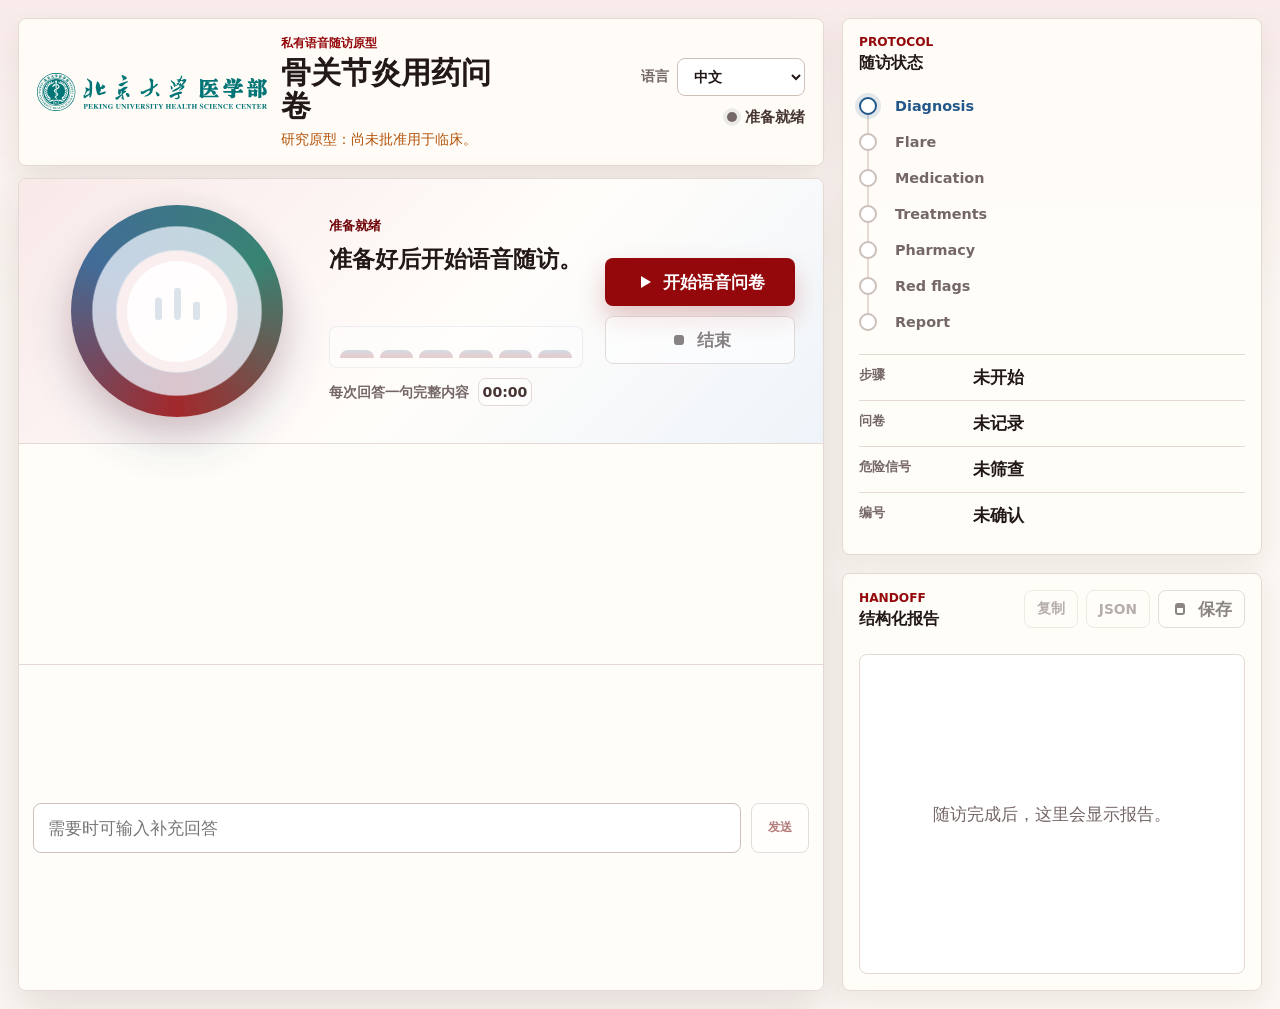
<file: static/index.html>
<!doctype html>
<html lang="zh-CN">
  <head>
    <meta charset="utf-8" />
    <meta name="viewport" content="width=device-width, initial-scale=1" />
    <title>OA Questionnaire Voice Assistant v0.9.5</title>
    <link rel="stylesheet" href="/static/styles.css" />
  </head>
  <body>
    <main class="app-shell">
      <section class="assistant-workspace" aria-label="OA Questionnaire Voice Assistant">
        <header class="app-header">
          <div class="brand-block">
            <img class="brand-logo" src="/static/assets/bjmu-logo.svg" alt="北京大学医学部" />
            <div class="brand-copy">
              <p id="eyebrowText" class="eyebrow">私有语音随访原型</p>
              <h1 id="appTitle">骨关节炎用药问卷</h1>
              <p id="disclaimerText" class="disclaimer">研究原型：尚未批准用于临床。</p>
            </div>
          </div>
          <div class="topbar-controls">
            <label class="language-control" for="languageSelect">
              <span id="languageLabel">语言</span>
              <select id="languageSelect">
                <option value="zh-CN" selected>中文</option>
                <option value="en">English</option>
              </select>
            </label>
            <div class="session-status" aria-live="polite">
              <span id="statusDot" class="status-dot idle"></span>
              <span id="statusText">准备就绪</span>
            </div>
          </div>
        </header>

        <section class="call-panel" aria-label="Voice check-in">
          <div class="call-stage">
            <div class="assistant-presence" aria-hidden="true">
              <div id="orb" class="voice-orb idle">
                <span class="orb-core"></span>
                <span class="wave wave-a"></span>
                <span class="wave wave-b"></span>
                <span class="wave wave-c"></span>
              </div>
            </div>
            <div class="call-copy">
              <p id="callModeLabel" class="call-mode-label">Ready</p>
              <p id="callHint" class="call-hint">准备好后开始语音随访。</p>
              <div id="voiceMeter" class="voice-meter" aria-hidden="true">
                <span></span>
                <span></span>
                <span></span>
                <span></span>
                <span></span>
                <span></span>
              </div>
              <div class="turn-status" aria-live="polite">
                <span id="turnStatusText">One answer per turn</span>
                <span id="recordingTimer">00:00</span>
              </div>
            </div>
            <div class="call-actions">
              <button id="startButton" class="primary-button call-button" type="button">
                <span class="button-icon start-icon" aria-hidden="true"></span>
                <span class="button-label">开始语音随访</span>
              </button>
              <button id="voiceButton" class="secondary-button" type="button" disabled>
                <span class="button-icon stop-icon" aria-hidden="true"></span>
                <span class="button-label">结束</span>
              </button>
            </div>
          </div>


          <div id="transcript" class="transcript" aria-live="polite"></div>

          <form id="messageForm" class="composer">
            <label class="sr-only" for="messageInput">回答</label>
            <input
              id="messageInput"
              type="text"
              autocomplete="off"
              placeholder="需要时可输入补充回答"
              aria-label="补充回答"
              disabled
            />
            <button id="sendButton" class="icon-button" type="submit" aria-label="发送补充回答" title="发送补充回答" disabled>
              <span aria-hidden="true">Send</span>
            </button>
          </form>
        </section>
      </section>

      <aside class="handoff-panel" aria-label="Check-in report and safety status">
        <section class="progress-block">
          <div class="section-heading">
            <p>Protocol</p>
            <h2 id="stateTitle">随访状态</h2>
          </div>
          <ol class="progress-rail" aria-label="Check-in progress">
            <li class="progress-item" data-step-key="diagnosis"><span></span><strong>Diagnosis</strong></li>
            <li class="progress-item" data-step-key="flare"><span></span><strong>Flare</strong></li>
            <li class="progress-item" data-step-key="medication"><span></span><strong>Medication</strong></li>
            <li class="progress-item" data-step-key="treatments"><span></span><strong>Treatments</strong></li>
            <li class="progress-item" data-step-key="pharmacy"><span></span><strong>Pharmacy</strong></li>
            <li class="progress-item" data-step-key="red_flags"><span></span><strong>Red flags</strong></li>
            <li class="progress-item" data-step-key="complete"><span></span><strong>Report</strong></li>
          </ol>
          <dl class="state-grid">
            <div>
              <dt id="stepLabel">步骤</dt>
              <dd id="stepValue">未开始</dd>
            </div>
            <div>
              <dt id="painLabel">问卷</dt>
              <dd id="painValue">未记录</dd>
            </div>
            <div>
              <dt id="redFlagLabel">危险信号</dt>
              <dd id="redFlagValue">未筛查</dd>
            </div>
            <div>
              <dt id="identityLabel">编号</dt>
              <dd id="identityValue">未确认</dd>
            </div>
          </dl>
        </section>

        <section class="report-block">
          <div class="report-header">
            <div class="section-heading">
              <p>Handoff</p>
              <h2 id="reportTitle">医生报告</h2>
            </div>
            <div class="report-actions">
              <button id="copyReportButton" class="ghost-button" type="button" disabled>Copy</button>
              <button id="reportToggleButton" class="ghost-button" type="button" disabled>JSON</button>
              <button id="saveReportButton" class="secondary-button save-button" type="button" disabled>
                <span class="button-icon save-icon" aria-hidden="true"></span>
                <span class="button-label">保存</span>
              </button>
            </div>
          </div>
          <div id="reportSummaryBand" class="report-summary-band" hidden></div>
          <div id="reportVisual" class="report-visual empty">随访完成后，这里会显示报告。</div>
          <pre id="reportOutput" class="report-output" hidden>随访完成后，这里会显示报告。</pre>
        </section>
      </aside>
    </main>

    <script src="/static/app.js"></script>
  </body>
</html>
</file>
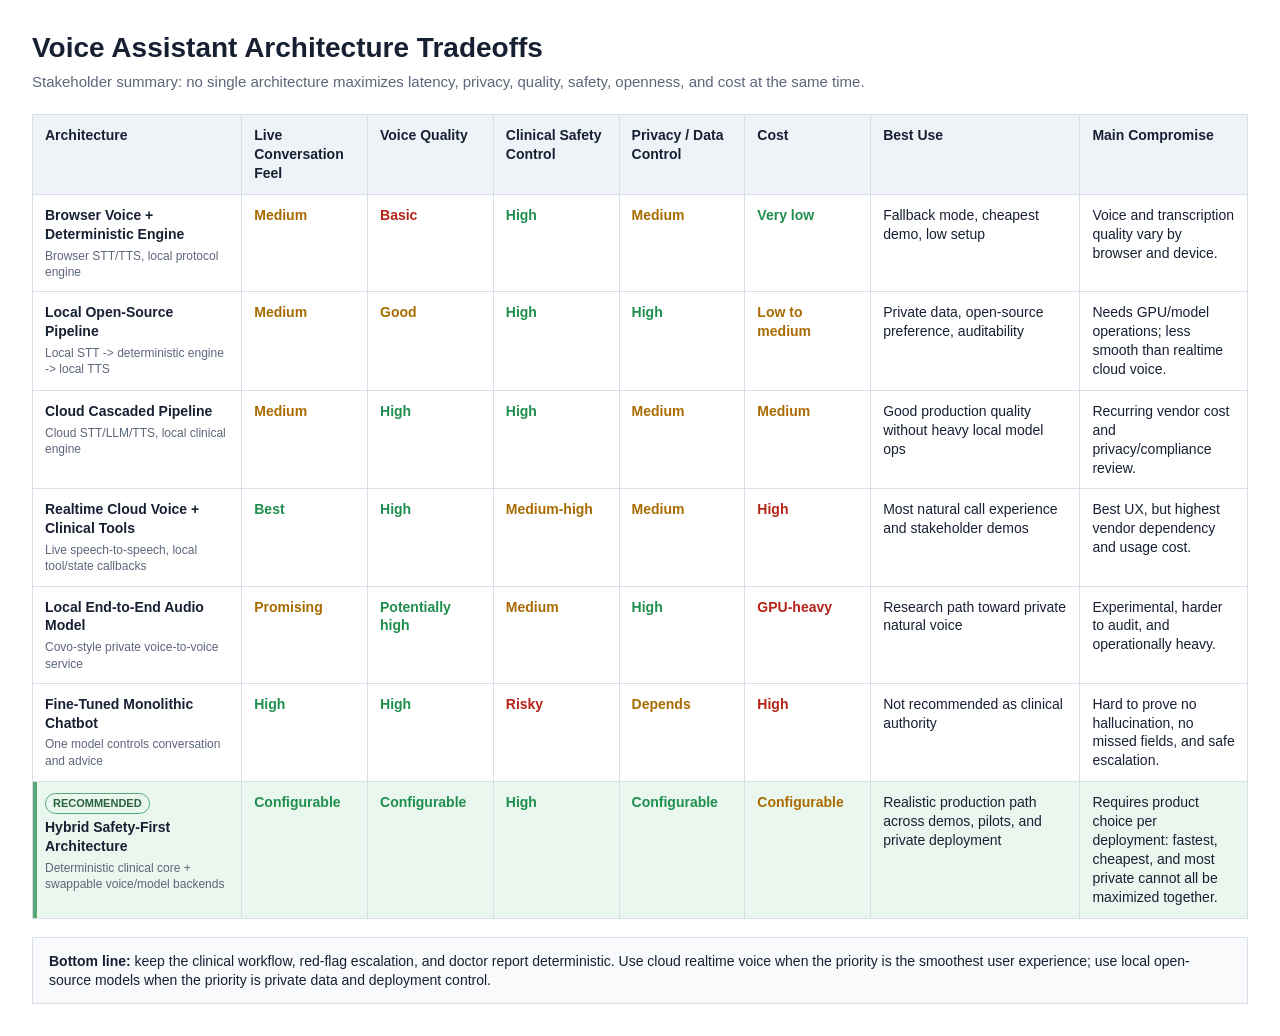
<file: architecture_tradeoff_table.html>
<!doctype html>
<html lang="en">
<head>
  <meta charset="utf-8">
  <meta name="viewport" content="width=device-width, initial-scale=1">
  <title>Voice Assistant Architecture Tradeoffs</title>
  <style>
    :root {
      color-scheme: light;
      --text: #172033;
      --muted: #5c667a;
      --border: #d8dde8;
      --header: #eef3f8;
      --recommended: #eaf7ef;
      --recommended-border: #59a873;
      --good: #1f8f4d;
      --medium: #a96b00;
      --poor: #b42318;
      --bg: #ffffff;
    }

    body {
      margin: 0;
      padding: 32px;
      background: var(--bg);
      color: var(--text);
      font-family: Arial, Helvetica, sans-serif;
      line-height: 1.35;
    }

    main {
      max-width: 1280px;
      margin: 0 auto;
    }

    h1 {
      margin: 0 0 8px;
      font-size: 28px;
      line-height: 1.15;
      letter-spacing: 0;
    }

    .subtitle {
      margin: 0 0 22px;
      color: var(--muted);
      font-size: 15px;
    }

    table {
      width: 100%;
      border-collapse: collapse;
      table-layout: fixed;
      border: 1px solid var(--border);
      font-size: 14px;
    }

    th,
    td {
      border: 1px solid var(--border);
      padding: 11px 12px;
      vertical-align: top;
    }

    th {
      background: var(--header);
      text-align: left;
      font-weight: 700;
    }

    th:nth-child(1) { width: 18%; }
    th:nth-child(2),
    th:nth-child(3),
    th:nth-child(4),
    th:nth-child(5),
    th:nth-child(6) { width: 10%; }
    th:nth-child(7) { width: 18%; }
    th:nth-child(8) { width: 14%; }

    .arch {
      font-weight: 700;
    }

    .detail {
      display: block;
      margin-top: 4px;
      color: var(--muted);
      font-size: 12px;
      font-weight: 400;
    }

    .score {
      display: inline-block;
      min-width: 72px;
      font-weight: 700;
    }

    .good { color: var(--good); }
    .medium { color: var(--medium); }
    .poor { color: var(--poor); }

    tr.recommended {
      background: var(--recommended);
      box-shadow: inset 4px 0 0 var(--recommended-border);
    }

    .tag {
      display: inline-block;
      margin-bottom: 4px;
      padding: 2px 7px;
      border: 1px solid var(--recommended-border);
      border-radius: 999px;
      color: #27623c;
      font-size: 11px;
      font-weight: 700;
      text-transform: uppercase;
    }

    .note {
      margin-top: 18px;
      padding: 14px 16px;
      border: 1px solid var(--border);
      background: #f8fafc;
      font-size: 14px;
    }

    @media print {
      body {
        padding: 12px;
      }

      table {
        font-size: 11px;
      }

      th,
      td {
        padding: 7px 8px;
      }

      .subtitle,
      .note {
        font-size: 12px;
      }
    }
  </style>
</head>
<body>
  <main>
    <h1>Voice Assistant Architecture Tradeoffs</h1>
    <p class="subtitle">
      Stakeholder summary: no single architecture maximizes latency, privacy, quality, safety, openness, and cost at the same time.
    </p>

    <table aria-label="Voice assistant architecture tradeoff table">
      <thead>
        <tr>
          <th>Architecture</th>
          <th>Live Conversation Feel</th>
          <th>Voice Quality</th>
          <th>Clinical Safety Control</th>
          <th>Privacy / Data Control</th>
          <th>Cost</th>
          <th>Best Use</th>
          <th>Main Compromise</th>
        </tr>
      </thead>
      <tbody>
        <tr>
          <td>
            <span class="arch">Browser Voice + Deterministic Engine</span>
            <span class="detail">Browser STT/TTS, local protocol engine</span>
          </td>
          <td><span class="score medium">Medium</span></td>
          <td><span class="score poor">Basic</span></td>
          <td><span class="score good">High</span></td>
          <td><span class="score medium">Medium</span></td>
          <td><span class="score good">Very low</span></td>
          <td>Fallback mode, cheapest demo, low setup</td>
          <td>Voice and transcription quality vary by browser and device.</td>
        </tr>

        <tr>
          <td>
            <span class="arch">Local Open-Source Pipeline</span>
            <span class="detail">Local STT -> deterministic engine -> local TTS</span>
          </td>
          <td><span class="score medium">Medium</span></td>
          <td><span class="score medium">Good</span></td>
          <td><span class="score good">High</span></td>
          <td><span class="score good">High</span></td>
          <td><span class="score medium">Low to medium</span></td>
          <td>Private data, open-source preference, auditability</td>
          <td>Needs GPU/model operations; less smooth than realtime cloud voice.</td>
        </tr>

        <tr>
          <td>
            <span class="arch">Cloud Cascaded Pipeline</span>
            <span class="detail">Cloud STT/LLM/TTS, local clinical engine</span>
          </td>
          <td><span class="score medium">Medium</span></td>
          <td><span class="score good">High</span></td>
          <td><span class="score good">High</span></td>
          <td><span class="score medium">Medium</span></td>
          <td><span class="score medium">Medium</span></td>
          <td>Good production quality without heavy local model ops</td>
          <td>Recurring vendor cost and privacy/compliance review.</td>
        </tr>

        <tr>
          <td>
            <span class="arch">Realtime Cloud Voice + Clinical Tools</span>
            <span class="detail">Live speech-to-speech, local tool/state callbacks</span>
          </td>
          <td><span class="score good">Best</span></td>
          <td><span class="score good">High</span></td>
          <td><span class="score medium">Medium-high</span></td>
          <td><span class="score medium">Medium</span></td>
          <td><span class="score poor">High</span></td>
          <td>Most natural call experience and stakeholder demos</td>
          <td>Best UX, but highest vendor dependency and usage cost.</td>
        </tr>

        <tr>
          <td>
            <span class="arch">Local End-to-End Audio Model</span>
            <span class="detail">Covo-style private voice-to-voice service</span>
          </td>
          <td><span class="score medium">Promising</span></td>
          <td><span class="score good">Potentially high</span></td>
          <td><span class="score medium">Medium</span></td>
          <td><span class="score good">High</span></td>
          <td><span class="score poor">GPU-heavy</span></td>
          <td>Research path toward private natural voice</td>
          <td>Experimental, harder to audit, and operationally heavy.</td>
        </tr>

        <tr>
          <td>
            <span class="arch">Fine-Tuned Monolithic Chatbot</span>
            <span class="detail">One model controls conversation and advice</span>
          </td>
          <td><span class="score good">High</span></td>
          <td><span class="score good">High</span></td>
          <td><span class="score poor">Risky</span></td>
          <td><span class="score medium">Depends</span></td>
          <td><span class="score poor">High</span></td>
          <td>Not recommended as clinical authority</td>
          <td>Hard to prove no hallucination, no missed fields, and safe escalation.</td>
        </tr>

        <tr class="recommended">
          <td>
            <span class="tag">Recommended</span><br>
            <span class="arch">Hybrid Safety-First Architecture</span>
            <span class="detail">Deterministic clinical core + swappable voice/model backends</span>
          </td>
          <td><span class="score good">Configurable</span></td>
          <td><span class="score good">Configurable</span></td>
          <td><span class="score good">High</span></td>
          <td><span class="score good">Configurable</span></td>
          <td><span class="score medium">Configurable</span></td>
          <td>Realistic production path across demos, pilots, and private deployment</td>
          <td>Requires product choice per deployment: fastest, cheapest, and most private cannot all be maximized together.</td>
        </tr>
      </tbody>
    </table>

    <div class="note">
      <strong>Bottom line:</strong> keep the clinical workflow, red-flag escalation, and doctor report deterministic. Use cloud realtime voice when the priority is the smoothest user experience; use local open-source models when the priority is private data and deployment control.
    </div>
  </main>
</body>
</html>
</file>
<file: static/styles.css>
:root {
  color-scheme: light;
  --pku-red: #94070a;
  --pku-red-dark: #6f0508;
  --pku-red-soft: #f8e8e8;
  --pku-red-line: #e2b9ba;
  --medical-blue: #235789;
  --medical-blue-dark: #183f66;
  --medical-blue-soft: #e7f0fb;
  --care-green: #18715e;
  --page: #fbf7f2;
  --surface: #fffdfa;
  --surface-strong: #ffffff;
  --wash: var(--pku-red-soft);
  --ink: #211817;
  --ink-soft: #463532;
  --muted: #746765;
  --line: #e4d9d4;
  --line-strong: #cdbfba;
  --clinical: var(--pku-red);
  --clinical-dark: var(--pku-red-dark);
  --voice: var(--medical-blue);
  --voice-soft: var(--medical-blue-soft);
  --success: #15803d;
  --warning: #b45309;
  --danger: #b42318;
  --danger-soft: #fde8e5;
  --shadow: 0 18px 46px rgba(55, 33, 30, 0.12);
  --shadow-soft: 0 10px 28px rgba(55, 33, 30, 0.08);
  font-family:
    Inter, ui-sans-serif, system-ui, -apple-system, BlinkMacSystemFont, "Segoe UI",
    sans-serif;
}

* {
  box-sizing: border-box;
}

html {
  min-width: 320px;
  background: var(--page);
}

body {
  min-height: 100vh;
  margin: 0;
  background:
    linear-gradient(180deg, rgba(248, 232, 232, 0.76) 0, rgba(251, 247, 242, 0) 310px),
    var(--page);
  color: var(--ink);
  font-size: 17px;
}

button,
input,
select {
  font: inherit;
}

button {
  -webkit-tap-highlight-color: transparent;
}

.app-shell {
  display: grid;
  grid-template-columns: minmax(0, 1fr) 420px;
  gap: 18px;
  min-height: 100vh;
  padding: 18px;
}

.assistant-workspace,
.handoff-panel {
  min-width: 0;
}

.assistant-workspace {
  display: grid;
  grid-template-rows: auto minmax(0, 1fr);
  gap: 12px;
}

.app-header,
.call-panel,
.progress-block,
.report-block {
  background: rgba(255, 253, 249, 0.96);
  border: 1px solid var(--line);
  border-radius: 8px;
  box-shadow: var(--shadow-soft);
}

.app-header {
  display: flex;
  align-items: center;
  justify-content: space-between;
  gap: 18px;
  padding: 16px 18px;
}

.brand-block {
  display: flex;
  align-items: center;
  gap: 14px;
  min-width: 0;
}

.brand-logo {
  display: block;
  flex: 0 0 auto;
  width: clamp(168px, 18vw, 238px);
  height: auto;
  max-height: 48px;
  object-fit: contain;
}

.brand-copy {
  min-width: 0;
}

.eyebrow,
.section-heading p {
  margin: 0 0 4px;
  color: var(--clinical);
  font-size: 0.76rem;
  font-weight: 800;
  letter-spacing: 0;
  text-transform: uppercase;
}

h1,
h2 {
  margin: 0;
  letter-spacing: 0;
}

h1 {
  font-size: 1.9rem;
  line-height: 1.1;
}

h2 {
  font-size: 1rem;
  line-height: 1.2;
}

.disclaimer {
  max-width: 720px;
  margin: 7px 0 0;
  color: var(--warning);
  font-size: 0.9rem;
  line-height: 1.35;
}

.topbar-controls {
  display: flex;
  align-items: center;
  justify-content: flex-end;
  gap: 12px;
  flex-wrap: wrap;
}

.language-control {
  display: inline-flex;
  align-items: center;
  gap: 8px;
  color: var(--muted);
  font-size: 0.9rem;
  font-weight: 650;
}

.language-control select {
  height: 38px;
  border: 1px solid var(--line-strong);
  border-radius: 8px;
  background: #ffffff;
  color: var(--ink);
  padding: 0 34px 0 12px;
}

.session-status {
  display: inline-flex;
  align-items: center;
  justify-content: flex-end;
  min-width: 128px;
  gap: 8px;
  color: var(--ink-soft);
  font-size: 0.92rem;
  font-weight: 750;
}

.status-dot {
  width: 10px;
  height: 10px;
  border-radius: 50%;
  background: var(--muted);
  box-shadow: 0 0 0 4px rgba(102, 115, 111, 0.12);
}

.status-dot.active {
  background: var(--clinical);
  box-shadow: 0 0 0 4px rgba(148, 7, 10, 0.14);
}

.status-dot.warning {
  background: var(--warning);
  box-shadow: 0 0 0 4px rgba(180, 83, 9, 0.16);
}

.status-dot.danger {
  background: var(--danger);
  box-shadow: 0 0 0 4px rgba(180, 35, 24, 0.16);
}

.call-panel {
  display: grid;
  grid-template-rows: auto auto minmax(0, 1fr) auto;
  min-height: 0;
  overflow: hidden;
  box-shadow: var(--shadow);
}

.call-stage {
  display: grid;
  grid-template-columns: minmax(180px, 260px) minmax(0, 1fr) auto;
  align-items: center;
  gap: 22px;
  min-height: 250px;
  padding: 26px 28px;
  border-bottom: 1px solid var(--line);
  background:
    linear-gradient(135deg, rgba(248, 232, 232, 0.94), rgba(255, 253, 250, 0.98) 56%, rgba(231, 240, 251, 0.68));
}

.assistant-presence {
  display: grid;
  place-items: center;
  min-width: 0;
}

.voice-orb {
  position: relative;
  width: 212px;
  aspect-ratio: 1;
  display: grid;
  place-items: center;
  border-radius: 50%;
  background:
    radial-gradient(circle, #ffffff 0 40%, rgba(231, 240, 251, 0.78) 41% 56%, transparent 57%),
    conic-gradient(from 180deg, var(--pku-red), var(--medical-blue), var(--care-green), var(--pku-red));
  box-shadow: 0 24px 54px rgba(35, 87, 137, 0.18), 0 14px 34px rgba(148, 7, 10, 0.2);
  opacity: 0.86;
  transform: translateZ(0);
}

.orb-core {
  width: 58%;
  aspect-ratio: 1;
  border-radius: 50%;
  background: #ffffff;
  border: 1px solid rgba(35, 87, 137, 0.18);
  box-shadow: inset 0 0 0 10px rgba(248, 232, 232, 0.72);
}

.wave {
  position: absolute;
  bottom: 46%;
  left: 50%;
  width: 7px;
  height: 28px;
  border-radius: 999px;
  background: var(--voice);
  opacity: 0.18;
  transform-origin: 50% 100%;
}

.wave-a {
  transform: translateX(-22px) scaleY(0.8);
}

.wave-b {
  transform: translateX(-3px) scaleY(1.15);
}

.wave-c {
  transform: translateX(16px) scaleY(0.65);
}

.voice-orb.connecting,
.voice-orb.processing {
  animation: pulse 1.25s ease-in-out infinite;
}

.voice-orb.listening,
.voice-orb.speaking {
  opacity: 1;
  animation: breathe 1.7s ease-in-out infinite;
}

.voice-orb.listening .wave,
.voice-orb.speaking .wave {
  opacity: 0.82;
  animation: wave 900ms ease-in-out infinite;
}

.voice-orb.speaking .wave-b {
  animation-delay: 120ms;
}

.voice-orb.speaking .wave-c {
  animation-delay: 240ms;
}

.voice-orb.urgent,
.voice-orb.error {
  background:
    radial-gradient(circle, #ffffff 0 40%, rgba(253, 232, 229, 0.86) 41% 56%, transparent 57%),
    conic-gradient(from 180deg, var(--danger), var(--warning), var(--danger));
  box-shadow: 0 24px 54px rgba(180, 35, 24, 0.2);
}

.voice-orb.urgent .wave,
.voice-orb.error .wave {
  background: var(--danger);
}

.call-copy {
  min-width: 0;
}

.call-mode-label {
  margin: 0 0 10px;
  color: var(--clinical-dark);
  font-size: 0.84rem;
  font-weight: 850;
  text-transform: uppercase;
}

.call-hint {
  max-width: 620px;
  min-height: 2.8em;
  margin: 0;
  color: var(--ink);
  font-size: 1.42rem;
  font-weight: 780;
  line-height: 1.28;
}

.voice-meter {
  display: flex;
  align-items: end;
  gap: 6px;
  width: min(280px, 100%);
  height: 42px;
  margin-top: 18px;
  padding: 9px 10px;
  border: 1px solid rgba(35, 87, 137, 0.14);
  border-radius: 8px;
  background: rgba(255, 255, 255, 0.64);
  opacity: 0.6;
}

.voice-meter span {
  display: block;
  flex: 1;
  min-width: 10px;
  height: var(--level, 8px);
  border-radius: 999px 999px 3px 3px;
  background: linear-gradient(180deg, var(--voice), var(--clinical));
  transition: height 90ms ease, opacity 120ms ease;
  opacity: 0.34;
}

.voice-meter.active {
  opacity: 1;
}

.voice-meter.active span {
  opacity: 0.82;
}

.turn-status {
  display: inline-flex;
  align-items: center;
  gap: 9px;
  flex-wrap: wrap;
  margin-top: 10px;
  color: var(--muted);
  font-size: 0.88rem;
  font-weight: 760;
}

#recordingTimer {
  display: inline-flex;
  align-items: center;
  justify-content: center;
  min-width: 54px;
  min-height: 28px;
  border: 1px solid var(--line);
  border-radius: 8px;
  background: rgba(255, 255, 255, 0.74);
  color: var(--ink-soft);
  font-variant-numeric: tabular-nums;
}

.call-panel.recording .turn-status,
.call-panel.listening .turn-status {
  color: var(--voice);
}

.call-panel.recording #recordingTimer {
  border-color: rgba(180, 35, 24, 0.26);
  background: var(--danger-soft);
  color: var(--danger);
}

.call-panel.recording .secondary-button {
  border-color: rgba(180, 35, 24, 0.35);
  background: var(--danger-soft);
  color: var(--danger);
}

.call-actions {
  display: grid;
  gap: 10px;
  align-items: center;
  justify-items: stretch;
}

.primary-button,
.secondary-button,
.ghost-button,
.icon-button {
  border: 0;
  border-radius: 8px;
  cursor: pointer;
  transition: background 140ms ease, border-color 140ms ease, transform 140ms ease, opacity 140ms ease;
}

.primary-button,
.secondary-button,
.ghost-button {
  display: inline-flex;
  align-items: center;
  justify-content: center;
  gap: 9px;
  min-height: 48px;
  padding: 0 16px;
  font-weight: 820;
  white-space: nowrap;
}

.primary-button {
  min-width: 190px;
  background: var(--clinical);
  color: #ffffff;
  box-shadow: 0 13px 26px rgba(148, 7, 10, 0.22);
}

.primary-button:hover:not(:disabled) {
  background: var(--clinical-dark);
  transform: translateY(-1px);
}

.primary-button:focus-visible,
.secondary-button:focus-visible,
.ghost-button:focus-visible,
.icon-button:focus-visible,
#messageInput:focus-visible,
.language-control select:focus-visible {
  outline: 3px solid rgba(35, 87, 137, 0.22);
  outline-offset: 2px;
}

.secondary-button {
  border: 1px solid var(--line-strong);
  background: #ffffff;
  color: var(--ink);
}

.secondary-button:hover:not(:disabled),
.ghost-button:hover:not(:disabled),
.icon-button:hover:not(:disabled) {
  border-color: var(--clinical);
  transform: translateY(-1px);
}

.ghost-button {
  min-height: 38px;
  border: 1px solid var(--line);
  background: transparent;
  color: var(--muted);
  padding: 0 12px;
  font-size: 0.86rem;
}

.ghost-button.active {
  border-color: var(--voice);
  background: var(--voice-soft);
  color: var(--medical-blue-dark);
}

.button-icon {
  position: relative;
  display: inline-block;
  flex: 0 0 auto;
  width: 18px;
  height: 18px;
}

.start-icon::before {
  content: "";
  position: absolute;
  top: 3px;
  left: 5px;
  border-left: 10px solid currentColor;
  border-top: 6px solid transparent;
  border-bottom: 6px solid transparent;
}

.stop-icon::before {
  content: "";
  position: absolute;
  inset: 4px;
  border-radius: 3px;
  background: currentColor;
}

.save-icon::before {
  content: "";
  position: absolute;
  inset: 3px 4px;
  border: 2px solid currentColor;
  border-top-width: 5px;
  border-radius: 3px;
}

button:disabled {
  cursor: not-allowed;
  opacity: 0.52;
  transform: none;
}


.transcript {
  display: flex;
  flex: 1 1 auto;
  flex-direction: column;
  gap: 13px;
  min-height: 220px;
  max-height: clamp(260px, 42vh, 520px);
  overflow-y: auto;
  overflow-x: hidden;
  padding: 20px;
  scroll-behavior: smooth;
  overscroll-behavior: contain;
}

.message {
  position: relative;
  max-width: 78%;
  padding: 13px 15px;
  border: 1px solid var(--line);
  border-radius: 8px;
  line-height: 1.48;
  white-space: pre-wrap;
  overflow-wrap: anywhere;
  box-shadow: 0 7px 18px rgba(55, 33, 30, 0.05);
}

.message.assistant {
  align-self: flex-start;
  background: #ffffff;
  border-left: 4px solid var(--clinical);
}

.message.user {
  align-self: flex-end;
  background: #eef4ff;
  border-color: #c9d9f7;
  border-right: 4px solid var(--voice);
}

.message.system {
  align-self: center;
  max-width: 92%;
  border-style: dashed;
  background: transparent;
  color: var(--muted);
  box-shadow: none;
  font-size: 0.9rem;
}

.composer {
  position: sticky;
  bottom: 0;
  display: grid;
  grid-template-columns: minmax(0, 1fr) 58px;
  gap: 10px;
  align-items: center;
  padding: 14px;
  border-top: 1px solid var(--line);
  background: rgba(255, 253, 249, 0.98);
  z-index: 10;
}

#messageInput {
  width: 100%;
  min-width: 0;
  height: 50px;
  border: 1px solid var(--line-strong);
  border-radius: 8px;
  background: #ffffff;
  color: var(--ink);
  padding: 0 14px;
}

#messageInput:focus {
  outline: 3px solid rgba(35, 87, 137, 0.16);
  border-color: var(--voice);
}

.icon-button {
  display: grid;
  place-items: center;
  min-width: 58px;
  height: 50px;
  border: 1px solid var(--line-strong);
  background: #ffffff;
  color: var(--clinical-dark);
  font-size: 0.78rem;
  font-weight: 850;
}

.icon-button.listening {
  border-color: #f0b5ad;
  background: var(--danger-soft);
  color: var(--danger);
}

.handoff-panel {
  display: grid;
  grid-template-rows: auto minmax(0, 1fr);
  gap: 18px;
  min-height: 0;
}

.progress-block,
.report-block {
  padding: 16px;
}

.section-heading {
  min-width: 0;
}

.progress-rail {
  display: grid;
  gap: 0;
  margin: 16px 0 14px;
  padding: 0;
  list-style: none;
}

.progress-item {
  position: relative;
  display: grid;
  grid-template-columns: 26px minmax(0, 1fr);
  gap: 10px;
  align-items: center;
  min-height: 36px;
  color: var(--muted);
  font-size: 0.9rem;
}

.progress-item::before {
  content: "";
  position: absolute;
  left: 8px;
  top: 23px;
  bottom: -13px;
  width: 2px;
  background: var(--line);
}

.progress-item:last-child::before {
  display: none;
}

.progress-item span {
  width: 18px;
  height: 18px;
  border: 2px solid var(--line-strong);
  border-radius: 50%;
  background: #ffffff;
  z-index: 1;
}

.progress-item strong {
  overflow-wrap: anywhere;
}

.progress-item.complete {
  color: var(--ink);
}

.progress-item.complete span {
  border-color: var(--clinical);
  background: var(--clinical);
  box-shadow: inset 0 0 0 4px #ffffff;
}

.progress-item.current {
  color: var(--voice);
}

.progress-item.current span {
  border-color: var(--voice);
  box-shadow: 0 0 0 4px rgba(35, 87, 137, 0.13);
}

.progress-item.urgent {
  color: var(--danger);
}

.progress-item.urgent span {
  border-color: var(--danger);
  background: var(--danger);
}

.state-grid {
  display: grid;
  gap: 0;
  margin: 0;
}

.state-grid div {
  display: grid;
  grid-template-columns: 104px minmax(0, 1fr);
  gap: 10px;
  align-items: start;
  padding: 11px 0;
  border-top: 1px solid var(--line);
}

.state-grid dt {
  color: var(--muted);
  font-size: 0.84rem;
  font-weight: 750;
}

.state-grid dd {
  margin: 0;
  color: var(--ink);
  font-weight: 800;
  overflow-wrap: anywhere;
}

.report-block {
  display: grid;
  grid-template-rows: auto auto minmax(0, 1fr) auto;
  min-height: 0;
}

.report-header {
  display: flex;
  align-items: center;
  justify-content: space-between;
  gap: 12px;
  margin-bottom: 14px;
}

.report-actions {
  display: inline-flex;
  align-items: center;
  gap: 8px;
  flex: 0 0 auto;
}

.save-button {
  min-height: 38px;
  padding: 0 12px;
}

.report-summary-band {
  display: grid;
  grid-template-columns: repeat(3, minmax(0, 1fr));
  gap: 8px;
  margin: 0 0 12px;
}

.summary-pill {
  min-width: 0;
  border: 1px solid var(--line);
  border-radius: 8px;
  background: rgba(255, 255, 255, 0.78);
  padding: 10px;
}

.summary-pill span {
  display: block;
  color: var(--muted);
  font-size: 0.74rem;
  font-weight: 800;
  text-transform: uppercase;
}

.summary-pill strong {
  display: block;
  margin-top: 4px;
  color: var(--ink);
  font-size: 0.94rem;
  overflow-wrap: anywhere;
}

.summary-pill.urgent strong {
  color: var(--danger);
}

.report-chip-row {
  display: flex;
  flex-wrap: wrap;
  gap: 7px;
  margin: 10px 0 0;
}

.report-chip {
  display: inline-flex;
  align-items: center;
  min-height: 28px;
  border-radius: 8px;
  border: 1px solid var(--line);
  background: #ffffff;
  color: var(--ink-soft);
  padding: 0 9px;
  font-size: 0.78rem;
  font-weight: 800;
}

.report-chip.good {
  border-color: rgba(21, 128, 61, 0.22);
  background: #ecfdf3;
  color: var(--success);
}

.report-chip.warn {
  border-color: rgba(180, 83, 9, 0.24);
  background: #fff7ed;
  color: var(--warning);
}

.report-chip.danger {
  border-color: rgba(180, 35, 24, 0.24);
  background: var(--danger-soft);
  color: var(--danger);
}

.review-grid {
  display: grid;
  grid-template-columns: repeat(2, minmax(0, 1fr));
  gap: 8px;
}

.review-card {
  border: 1px solid var(--line);
  border-radius: 8px;
  background: #fffdf9;
  padding: 10px;
}

.review-card span {
  display: block;
  color: var(--muted);
  font-size: 0.78rem;
  font-weight: 800;
}

.review-card strong {
  display: block;
  margin-top: 4px;
  color: var(--ink);
  font-size: 0.96rem;
}

.report-note-list {
  margin: 8px 0 0;
  padding-left: 18px;
  color: var(--ink-soft);
  line-height: 1.42;
}

.report-note-list li + li {
  margin-top: 5px;
}

.report-visual {
  min-height: 320px;
  max-height: calc(100vh - 270px);
  overflow: auto;
  border: 1px solid var(--line);
  border-radius: 8px;
  background: #ffffff;
  padding: 15px;
}

.report-visual.empty {
  display: grid;
  place-items: center;
  color: var(--muted);
  text-align: center;
  line-height: 1.45;
}

.report-priority {
  margin: 0 0 14px;
  border-radius: 8px;
  background: var(--wash);
  border: 1px solid var(--pku-red-line);
  padding: 12px;
  color: var(--clinical-dark);
  font-weight: 850;
  line-height: 1.38;
}

.report-priority span {
  display: block;
  margin-bottom: 4px;
  color: var(--muted);
  font-size: 0.76rem;
  font-weight: 850;
  text-transform: uppercase;
}

.report-priority.urgent {
  background: var(--danger-soft);
  border-color: #f0b5ad;
  color: var(--danger);
}

.report-section {
  padding: 13px 0;
  border-top: 1px solid var(--line);
}

.report-section:first-child {
  border-top: 0;
}

.report-section h3 {
  margin: 0 0 9px;
  font-size: 0.92rem;
  line-height: 1.2;
  color: var(--clinical-dark);
}

.report-field {
  display: grid;
  grid-template-columns: 126px minmax(0, 1fr);
  gap: 10px;
  margin: 7px 0;
  line-height: 1.42;
}

.report-field dt {
  color: var(--muted);
  font-size: 0.84rem;
  font-weight: 760;
}

.report-field dd {
  margin: 0;
  color: var(--ink);
  overflow-wrap: anywhere;
}

.report-output {
  min-height: 320px;
  max-height: calc(100vh - 270px);
  margin: 0;
  padding: 14px;
  overflow: auto;
  border: 1px solid var(--line);
  border-radius: 8px;
  background: #fffdf9;
  color: #2f2422;
  line-height: 1.45;
  white-space: pre-wrap;
  overflow-wrap: anywhere;
  font-family: "SFMono-Regular", Consolas, "Liberation Mono", Menlo, ui-monospace, monospace;
  font-size: 0.84rem;
}

.sr-only {
  position: absolute;
  width: 1px;
  height: 1px;
  padding: 0;
  margin: -1px;
  overflow: hidden;
  clip: rect(0, 0, 0, 0);
  white-space: nowrap;
  border: 0;
}

@media (max-width: 1080px) {
  .app-shell {
    grid-template-columns: 1fr;
  }

  .handoff-panel {
    grid-template-columns: minmax(0, 0.92fr) minmax(0, 1.08fr);
    grid-template-rows: auto;
  }

  .report-visual,
  .report-output {
    max-height: none;
  }
}

@media (max-width: 920px) {
  .report-summary-band,
  .review-grid {
    grid-template-columns: 1fr;
  }
}

@media (max-width: 760px) {
  body {
    font-size: 16px;
  }

  .app-shell {
    padding: 10px;
    gap: 12px;
  }

  .app-header,
  .brand-block,
  .topbar-controls,
  .report-header {
    align-items: flex-start;
    flex-direction: column;
  }

  h1 {
    font-size: 1.55rem;
  }

  .call-stage {
    grid-template-columns: 1fr;
    justify-items: center;
    text-align: center;
    min-height: 0;
    padding: 24px 16px;
  }

  .voice-orb {
    width: 172px;
  }

  .call-hint {
    font-size: 1.18rem;
  }

  .call-actions {
    width: 100%;
  }

  .primary-button,
  .secondary-button {
    width: 100%;
  }

  .handoff-panel {
    grid-template-columns: 1fr;
  }

  .message {
    max-width: 94%;
  }

  .state-grid div,
  .report-field {
    grid-template-columns: 1fr;
    gap: 4px;
  }
}

@media (prefers-reduced-motion: reduce) {
  *,
  *::before,
  *::after {
    animation-duration: 0.01ms !important;
    animation-iteration-count: 1 !important;
    scroll-behavior: auto !important;
    transition-duration: 0.01ms !important;
  }
}

@keyframes breathe {
  0%,
  100% {
    transform: scale(1);
  }

  50% {
    transform: scale(1.025);
  }
}

@keyframes pulse {
  0%,
  100% {
    opacity: 0.72;
  }

  50% {
    opacity: 1;
  }
}

@keyframes wave {
  0%,
  100% {
    height: 20px;
  }

  50% {
    height: 42px;
  }
}
</file>
